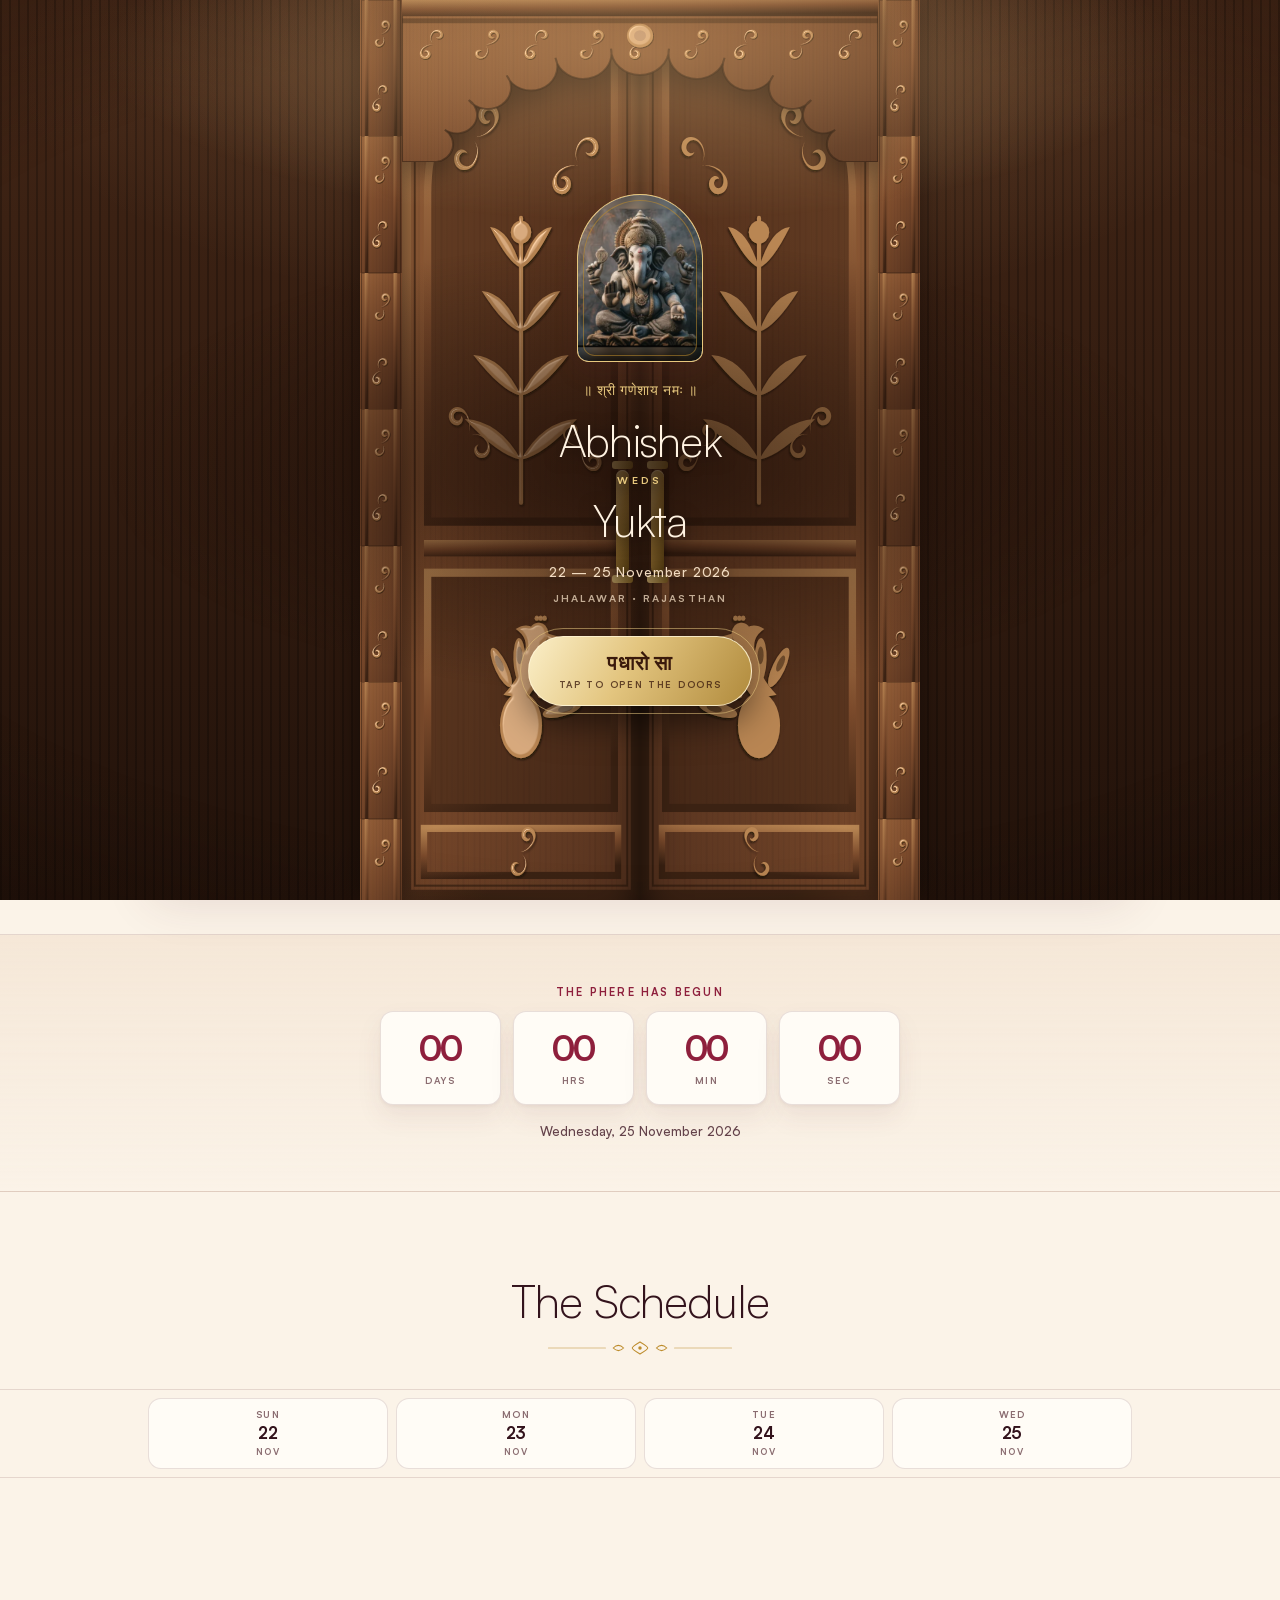
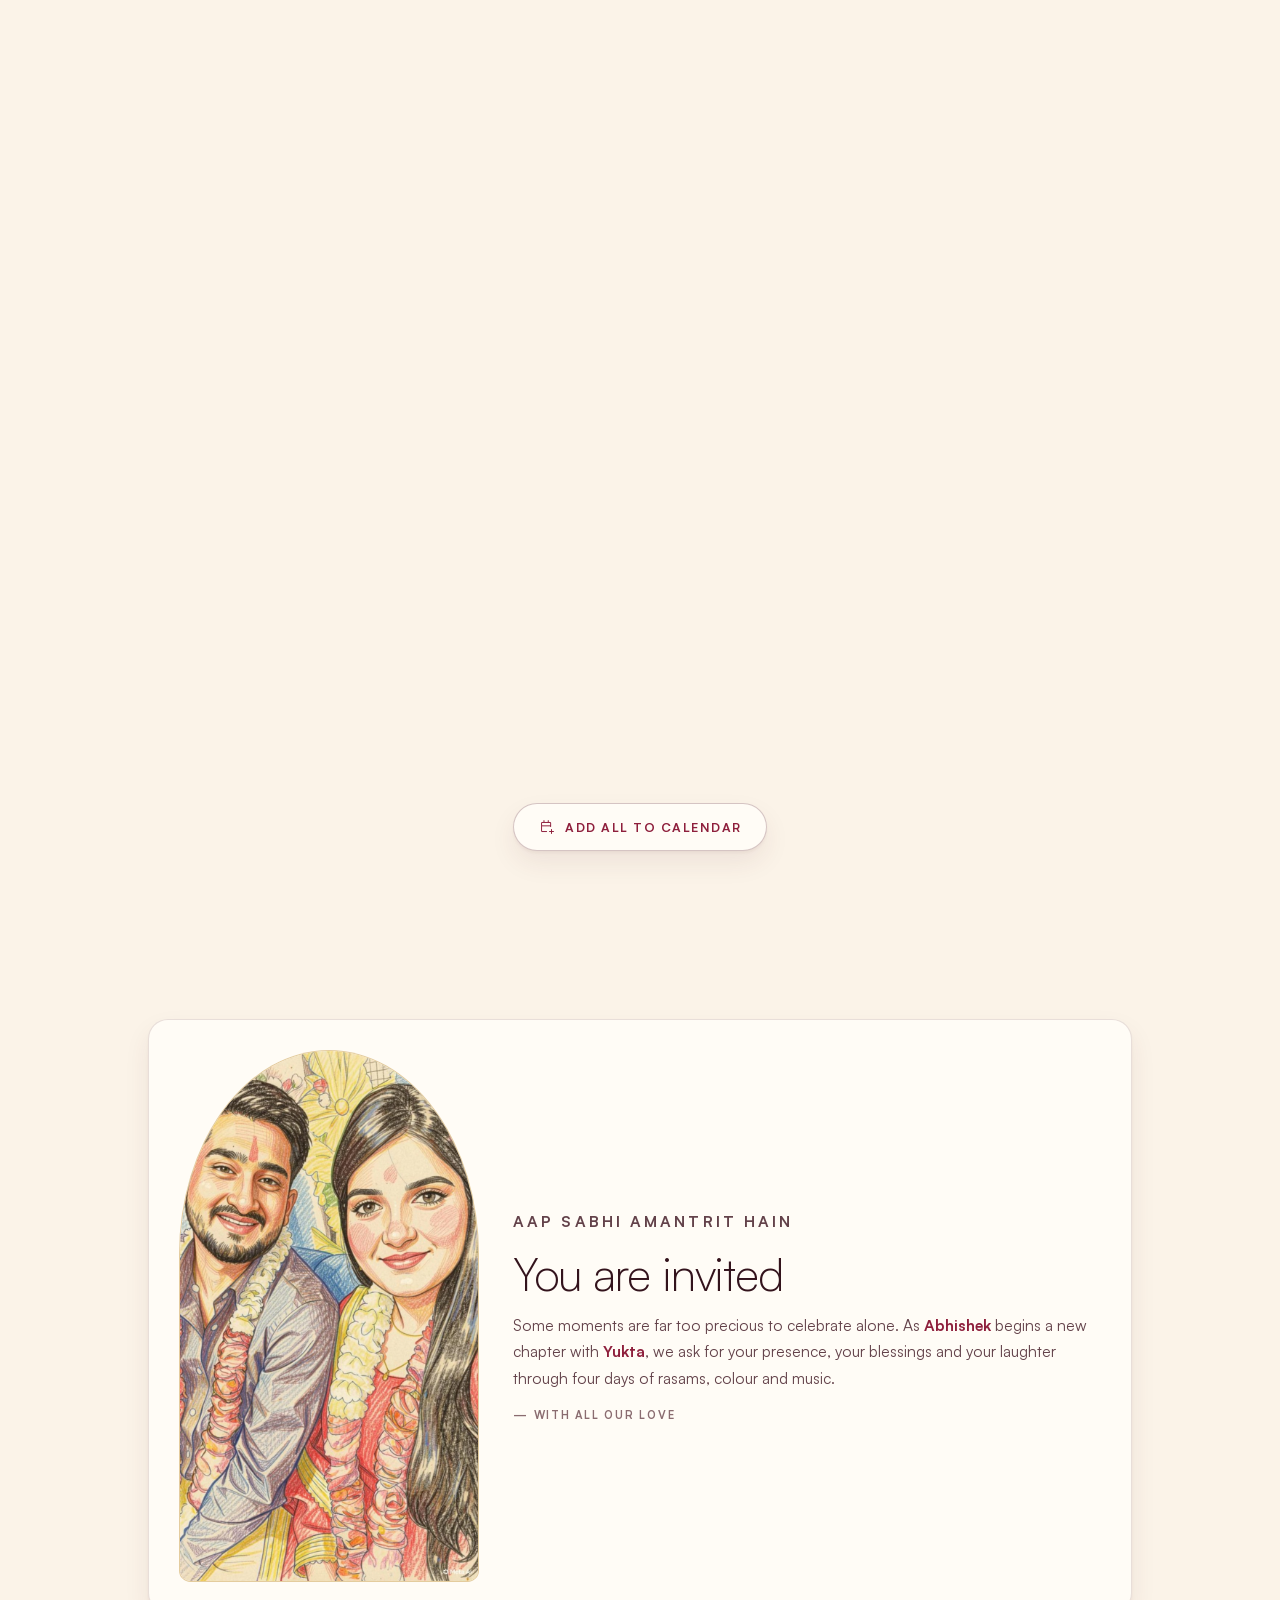
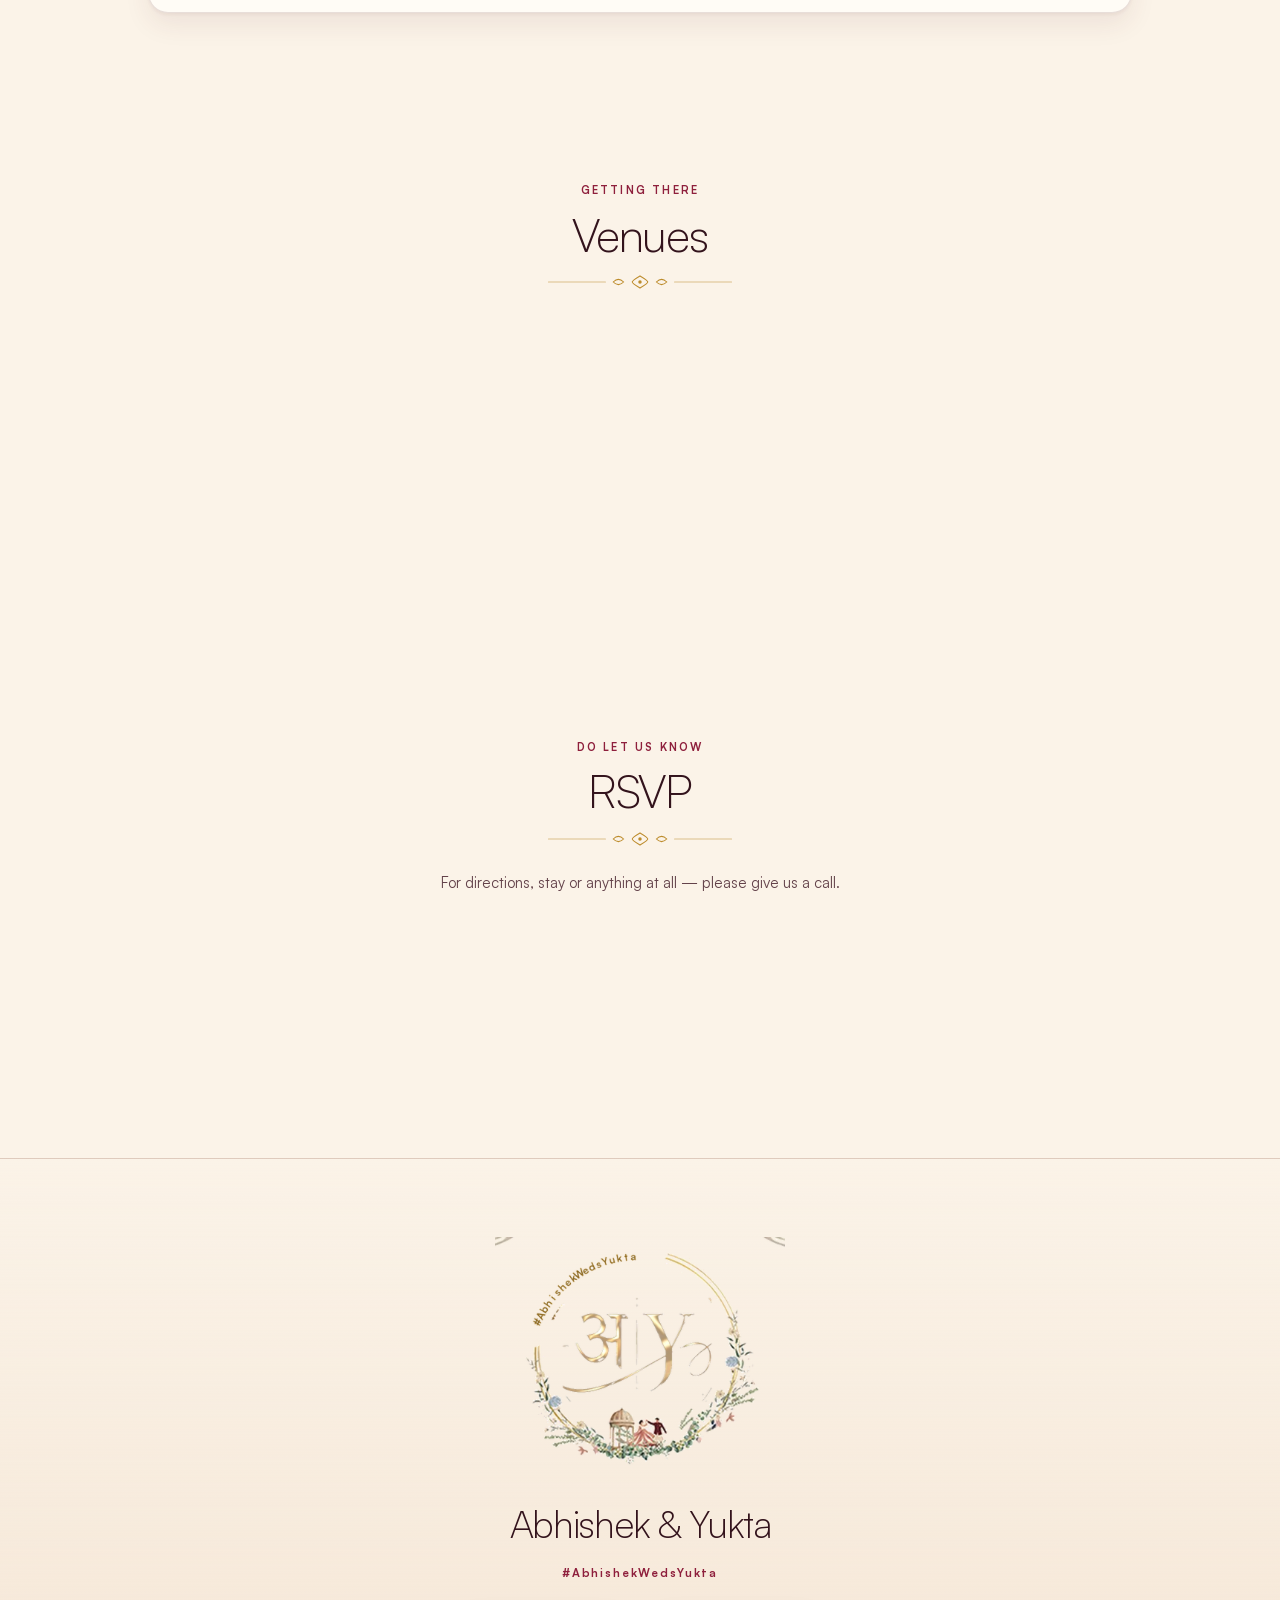
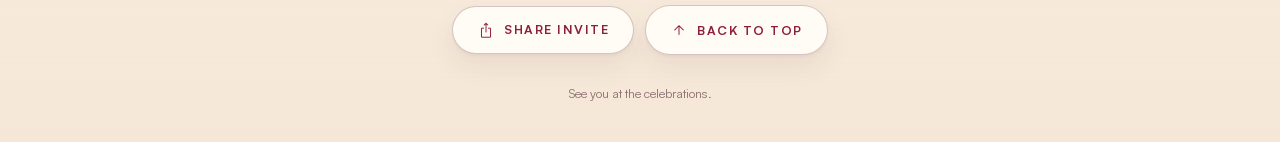
<file: index.html>
<!DOCTYPE html>
<html lang="en">
<head>
<meta charset="UTF-8" />
<meta name="viewport" content="width=device-width, initial-scale=1, viewport-fit=cover" />
<title>Abhishek weds Yukta</title>
<meta name="description" content="Abhishek & Yukta — four days of celebrations, 22 to 25 November 2026, Jhalawar, Rajasthan. Schedule, venues and directions." />
<meta name="theme-color" content="#FBF3E8" />

<meta property="og:url" content="https://abhishekwedsyukta.vercel.app/" />
<meta property="og:type" content="website" />
<meta property="og:title" content="Abhishek weds Yukta" />
<meta property="og:description" content="22–25 November 2026 · Jhalawar, Rajasthan. You are invited to our celebrations." />
<meta property="og:image" content="https://abhishekwedsyukta.vercel.app/assets/og-couple.jpg" />
<meta property="og:image:width" content="1200" />
<meta property="og:image:height" content="630" />
<meta name="twitter:card" content="summary_large_image" />
<meta name="twitter:image" content="https://abhishekwedsyukta.vercel.app/assets/og-couple.jpg" />

<link rel="icon" href="assets/logo.png" />
<link rel="apple-touch-icon" href="assets/logo.png" />

<link rel="preload" href="assets/fonts/Satoshi-300.woff2" as="font" type="font/woff2" crossorigin />
<link rel="preload" href="assets/fonts/Satoshi-400.woff2" as="font" type="font/woff2" crossorigin />
<link rel="preconnect" href="https://fonts.googleapis.com" />
<link rel="preconnect" href="https://fonts.gstatic.com" crossorigin />
<link href="https://fonts.googleapis.com/css2?family=Material+Symbols+Rounded:opsz,wght,FILL,GRAD@24,300,0,0&display=swap" rel="stylesheet" />
<link rel="stylesheet" href="styles.css?v16" />
</head>
<body class="is-locked">

<!-- ═════════ THE DARWAZA ═════════ -->
<div class="gate" id="gate">
  <div class="doors" aria-hidden="true">
    <div class="door l"><span class="ring"></span></div>
    <div class="door r"><span class="ring"></span></div>
    <span class="valance"></span>
  </div>
  <div class="gate-masonry" aria-hidden="true">
    <span class="jamb l"></span><span class="jamb r"></span>
  </div>
  <div class="gate-arch-wrap" aria-hidden="true"><img class="gate-arch" src="assets/wood-arch.svg" alt="" /></div>
  <div class="gate-light" aria-hidden="true"></div>

  <div class="plaque" id="plaque">
    <figure class="arch arch-gate">
      <img src="assets/ganpati.png" onerror="this.onerror=null;this.src='assets/ganpati.jpg'" alt="Shri Ganesh" width="560" height="751" />
    </figure>
    <p class="mantra">॥ श्री गणेशाय नमः ॥</p>
    <h1 class="gate-names"><span>Abhishek</span><em>weds</em><span>Yukta</span></h1>
    <p class="gate-meta">22 — 25 November 2026<br /><span>Jhalawar · Rajasthan</span></p>

    <button class="open-btn" id="openBtn" type="button">
      <span class="open-halo" aria-hidden="true"></span>
      <span class="open-lead">पधारो सा</span>
      <span class="open-sub">Tap to open the doors</span>
    </button>
  </div>
</div>

<div class="petals" id="petals" aria-hidden="true"></div>
<div class="progress" id="progress" aria-hidden="true"></div>

<div class="yt-host" aria-hidden="true"><div id="ytHost"></div></div>
<button class="music" id="musicBtn" type="button" hidden aria-label="Toggle music">
  <span class="ms" id="musicIcon">volume_up</span>
</button>

<main id="main">

  <!-- ═════════ HERO ═════════ -->
  <header class="hero" id="top">
    <div class="hero-card">
      <figure class="arch arch-hero">
        <img src="assets/ganpati.png" onerror="this.onerror=null;this.src='assets/ganpati.jpg'" alt="Shri Ganesh" width="560" height="751" loading="eager" />
      </figure>
      <p class="shloka">वक्रतुण्ड महाकाय सूर्यकोटि समप्रभ<br />निर्विघ्नं कुरु मे देव सर्वकार्येषु सर्वदा</p>
      <p class="label hero-label">Together with our families</p>
      <h1 class="hero-names">
        <span class="hn">Abhishek</span>
        <span class="hn-rule"><i></i><em>weds</em><i></i></span>
        <span class="hn">Yukta</span>
      </h1>
      <p class="hero-date">22 — 25 November 2026</p>
      <p class="hero-place">Jhalawar · Rajasthan</p>
      <div class="hero-cta">
        <a class="btn btn-primary" href="#schedule">
          <span class="ms">event_note</span>View Schedule
          <span class="ms btn-go">arrow_forward</span>
        </a>
        <a class="btn btn-ghost" href="wardrobe.html">
          <span class="ms">checkroom</span>Wardrobe Planner
        </a>
      </div>
    </div>
  </header>

  <!-- ═════════ COUNTDOWN ═════════ -->
  <section class="band" id="countdown" aria-label="Countdown">
    <div class="wrap">
      <p class="label center" id="cdNote">Until the phere</p>
      <div class="cd">
        <div class="cd-cell"><span class="cd-n" data-cd="d">--</span><span class="cd-l">Days</span></div>
        <div class="cd-cell"><span class="cd-n" data-cd="h">--</span><span class="cd-l">Hrs</span></div>
        <div class="cd-cell"><span class="cd-n" data-cd="m">--</span><span class="cd-l">Min</span></div>
        <div class="cd-cell"><span class="cd-n" data-cd="s">--</span><span class="cd-l">Sec</span></div>
      </div>
      <p class="cd-target" id="cdTarget"></p>
    </div>
  </section>

  <!-- ═════════ SCHEDULE ═════════ -->
  <section class="section" id="schedule">
    <div class="wrap">
      <h2 class="h2 center">The Schedule</h2>
      <div class="orn center" aria-hidden="true"><svg viewBox="0 0 220 20"><use href="#ic-orn"/></svg></div>
    </div>

    <nav class="daynav" id="daynav" aria-label="Jump to a day">
      <div class="daynav-track" id="daynavTrack"></div>
    </nav>

    <div class="wrap">
      <div class="days" id="days"></div>
      <div class="center stack-cta">
        <button class="btn btn-ghost" id="allCalBtn" type="button">
          <span class="ms">calendar_add_on</span>Add All to Calendar
        </button>
      </div>
    </div>
  </section>

  <!-- ═════════ INVITATION NOTE ═════════ -->
  <section class="section" id="invitation">
    <div class="wrap">
      <div class="note">
        <figure class="note-art">
          <img src="assets/couple.jpg" alt="Illustration of Abhishek and Yukta" loading="lazy" width="820" height="1458" />
        </figure>
        <div class="note-text">
          <p class="label">Aap sabhi amantrit hain</p>
          <h2 class="h2">You are invited</h2>
          <p>Some moments are far too precious to celebrate alone. As <strong>Abhishek</strong> begins a new chapter with <strong>Yukta</strong>, we ask for your presence, your blessings and your laughter through four days of rasams, colour and music.</p>
          <p class="note-sign" id="familyLine">— With all our love</p>
        </div>
      </div>
    </div>
  </section>

  <!-- ═════════ VENUES ═════════ -->
  <section class="section" id="venues">
    <div class="wrap">
      <p class="label center">Getting there</p>
      <h2 class="h2 center">Venues</h2>
      <div class="orn center" aria-hidden="true"><svg viewBox="0 0 220 20"><use href="#ic-orn"/></svg></div>
      <div class="venues" id="venueGrid"></div>
    </div>
  </section>

  <!-- ═════════ RSVP (hidden until filled in) ═════════ -->
  <section class="section" id="rsvp" hidden>
    <div class="wrap">
      <p class="label center">Do let us know</p>
      <h2 class="h2 center">RSVP</h2>
      <div class="orn center" aria-hidden="true"><svg viewBox="0 0 220 20"><use href="#ic-orn"/></svg></div>
      <p class="rsvp-lead">For directions, stay or anything at all — please give us a call.</p>
      <div class="rsvp" id="rsvpGrid"></div>
    </div>
  </section>

  <!-- ═════════ FOOTER ═════════ -->
  <footer class="footer">
    <div class="wrap">
      <img class="foot-logo" src="assets/crest.png" alt="Abhishek and Yukta" width="390" height="336" />
      <h2 class="foot-names">Abhishek &amp; Yukta</h2>
      <p class="foot-hash" id="hashLine">#AbhishekWedsYukta</p>
      <div class="foot-cta">
        <button class="btn btn-ghost" id="shareBtn" type="button"><span class="ms">ios_share</span>Share Invite</button>
        <a class="btn btn-ghost" href="#top"><span class="ms">arrow_upward</span>Back to Top</a>
      </div>
      <p class="foot-fine">See you at the celebrations.</p>
    </div>
  </footer>
</main>

<div class="toast" id="toast" role="status" aria-live="polite"></div>

<svg style="display:none" aria-hidden="true">
  <symbol id="ic-orn" viewBox="0 0 220 20">
    <g fill="none" stroke="currentColor" stroke-width="1.2" stroke-linecap="round">
      <path d="M4 10h66" opacity=".5"/><path d="M150 10h66" opacity=".5"/>
      <path d="M110 3c6 3.5 9 5.5 9 7s-3 3.5-9 7c-6-3.5-9-5.5-9-7s3-3.5 9-7z"/>
      <circle cx="110" cy="10" r="2" fill="currentColor" stroke="none"/>
      <path d="M79 10c4-4 8-4 12 0-4 4-8 4-12 0z"/><path d="M129 10c4-4 8-4 12 0-4 4-8 4-12 0z"/>
    </g>
  </symbol>
</svg>

<script src="script.js?v16"></script>
</body>
</html>
</file>
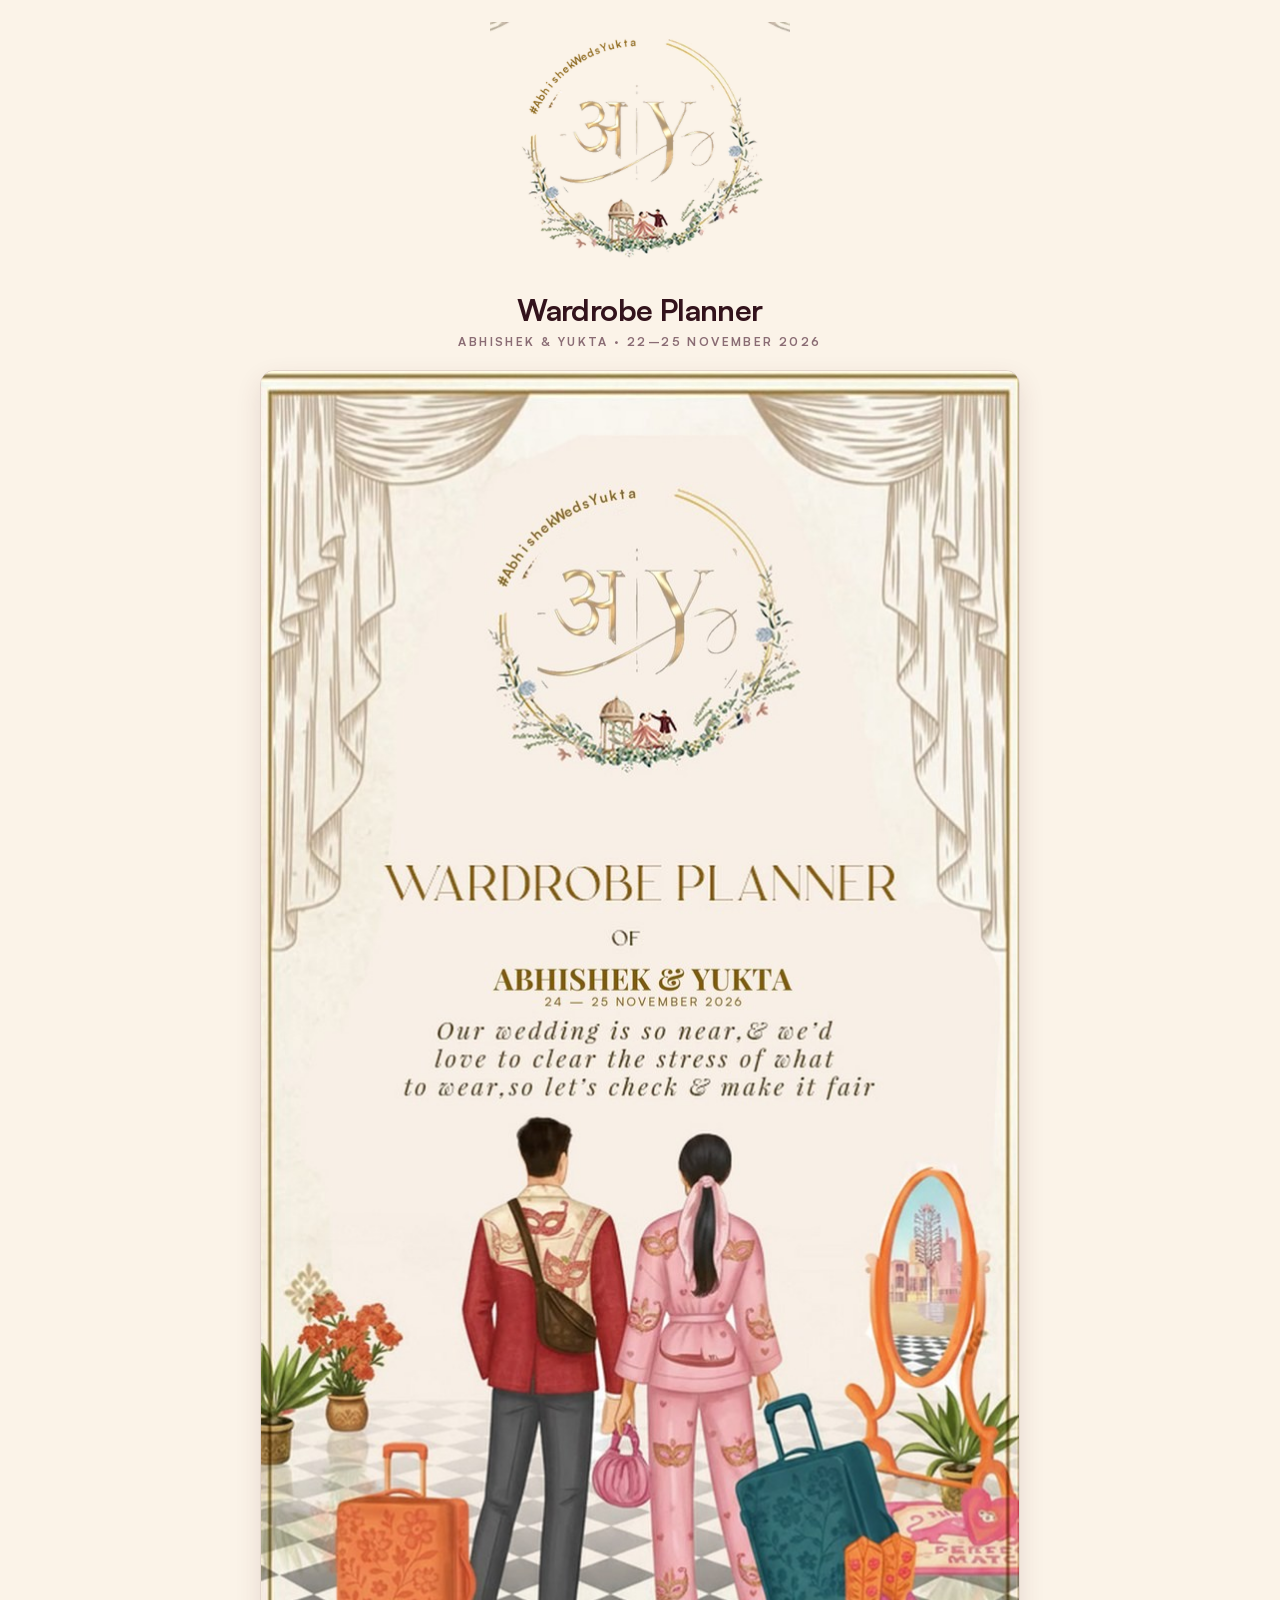
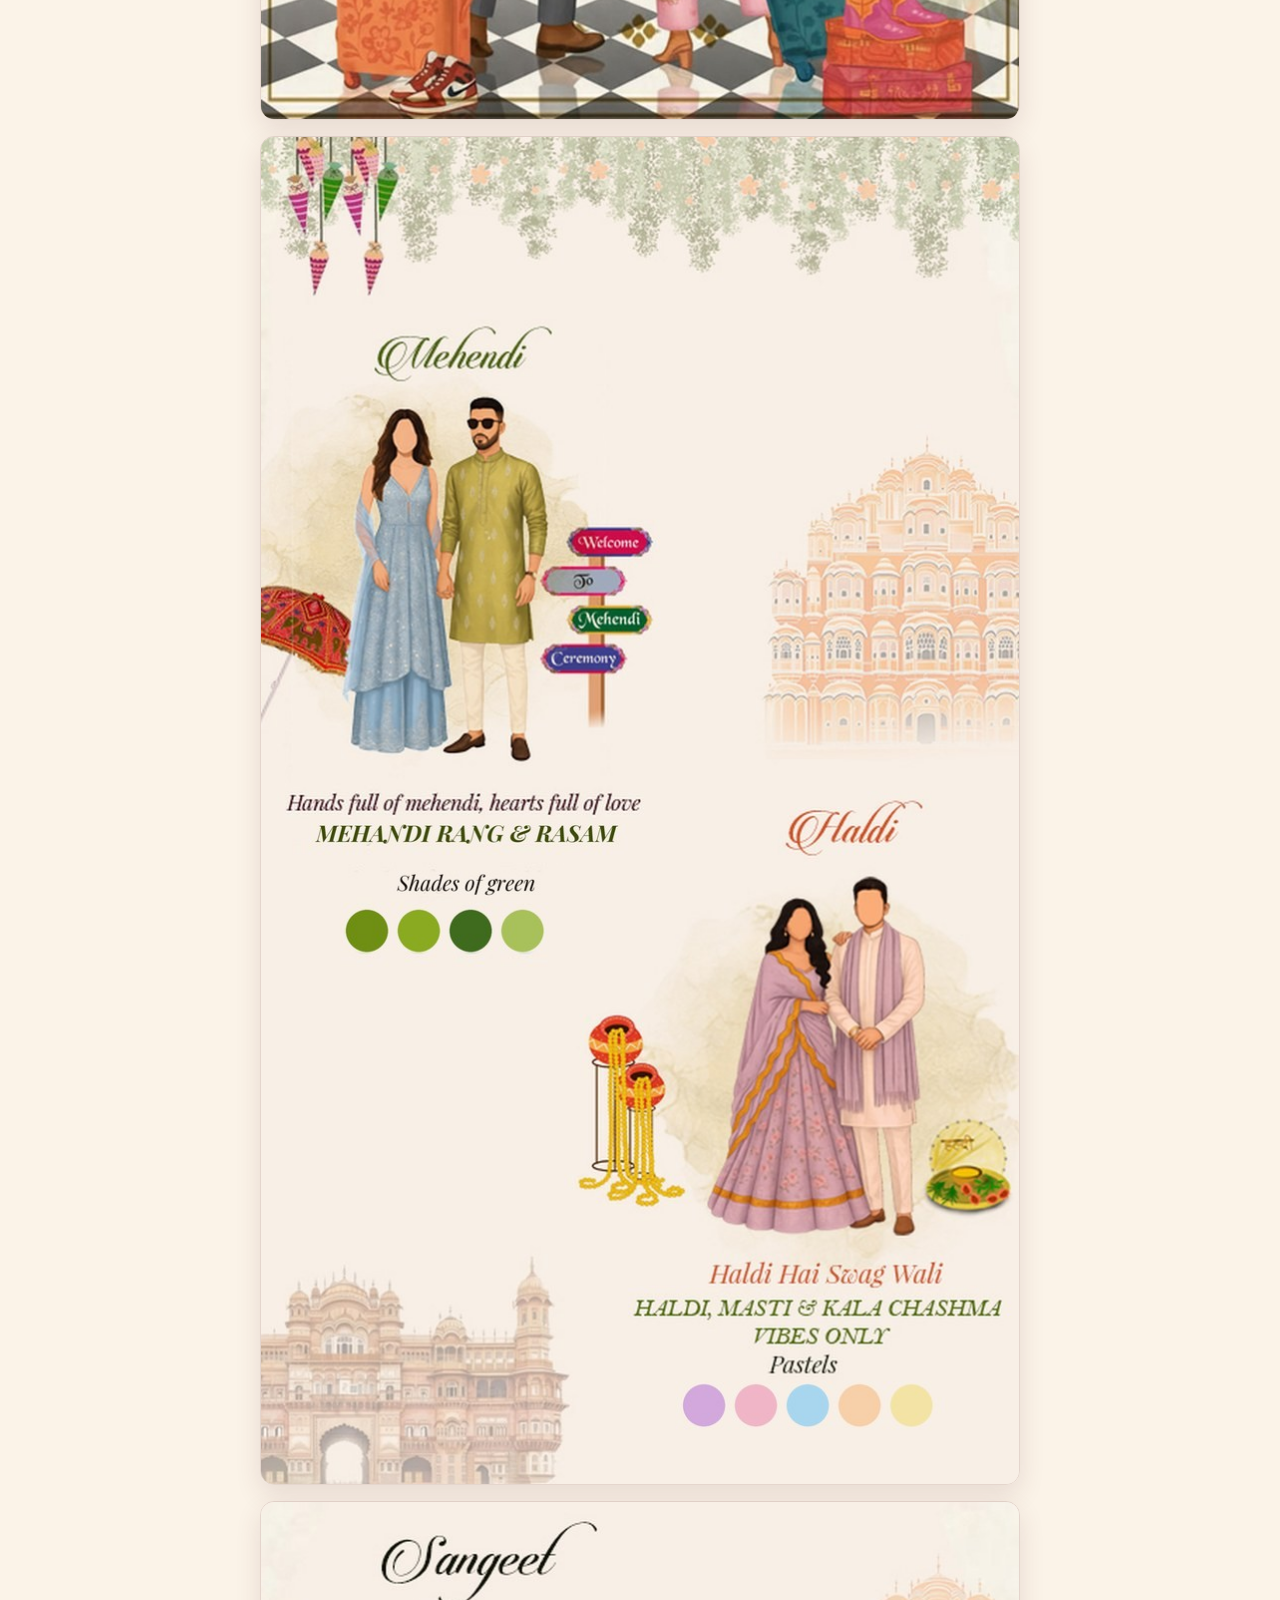
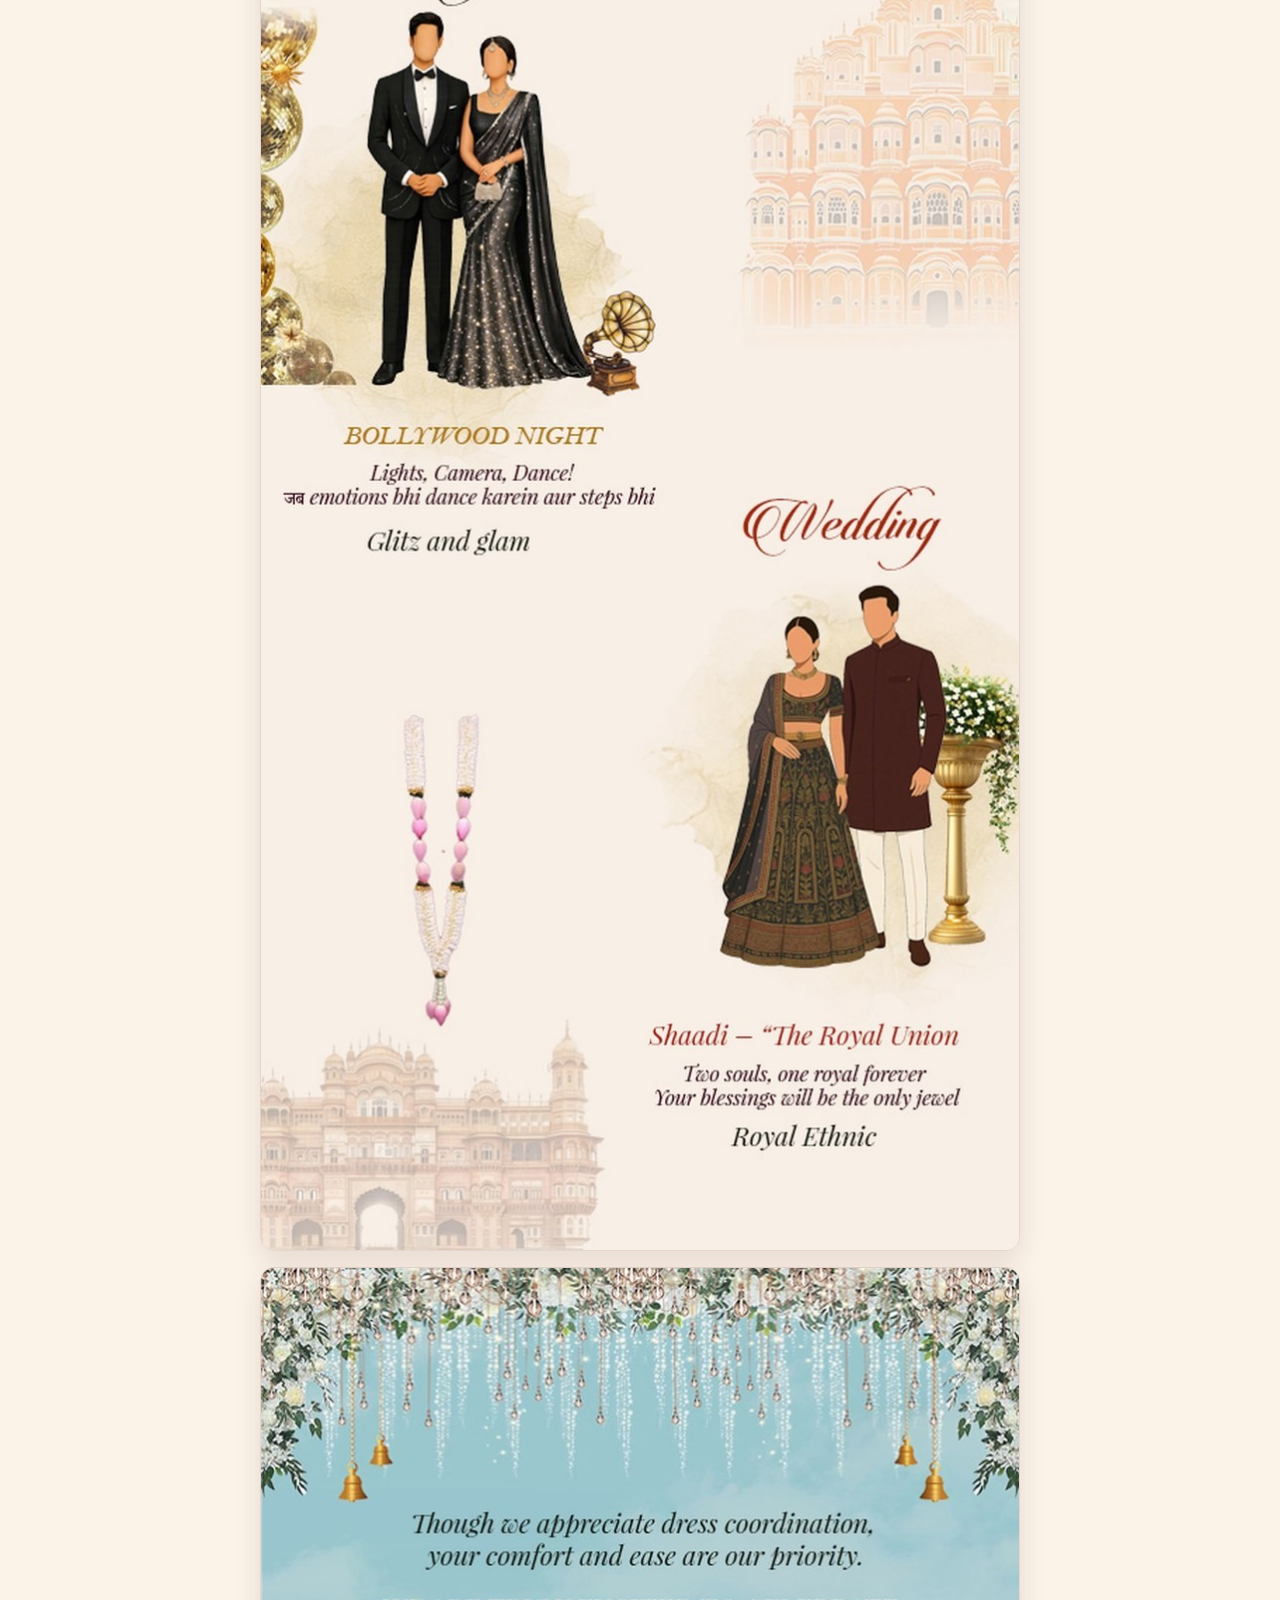
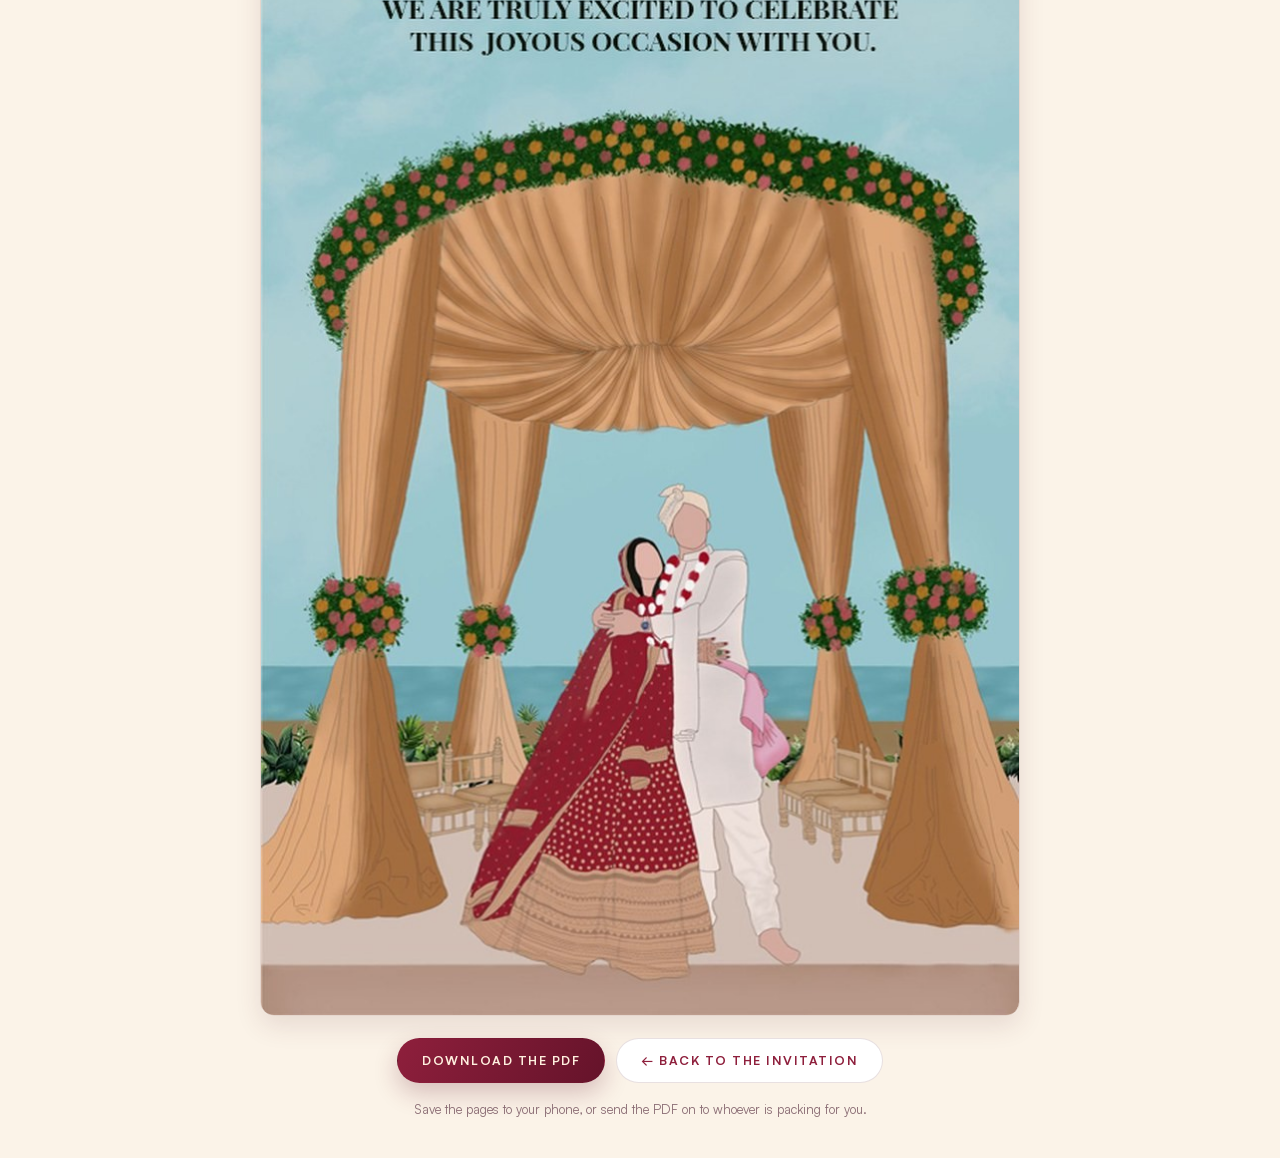
<file: wardrobe.html>
<!DOCTYPE html>
<html lang="en">
<head>
<meta charset="UTF-8" />
<meta name="viewport" content="width=device-width, initial-scale=1, viewport-fit=cover" />
<title>Wardrobe Planner · Abhishek weds Yukta</title>
<meta name="description" content="What to wear for each function — Abhishek & Yukta, 22–25 November 2026, Jhalawar." />
<meta name="theme-color" content="#FBF3E8" />
<meta property="og:title" content="Wardrobe Planner · Abhishek weds Yukta" />
<meta property="og:description" content="What to wear for each function, 22–25 November 2026." />
<meta property="og:image" content="https://abhishekwedsyukta.vercel.app/assets/planner/1.jpg" />
<link rel="icon" href="assets/logo.png" />
<style>
@font-face{font-family:'Satoshi';src:url('assets/fonts/Satoshi-400.woff2') format('woff2');font-weight:400;font-display:swap}
@font-face{font-family:'Satoshi';src:url('assets/fonts/Satoshi-700.woff2') format('woff2');font-weight:700;font-display:swap}
:root{--paper:#FBF3E8;--ink:#33131C;--mute:#8A6C74;--rose:#8E1F3C;--rose-dp:#65132A;--line:rgba(94,38,48,.14)}
*{box-sizing:border-box}
body{margin:0;padding:16px 16px 40px;background:var(--paper);color:var(--ink);
  font-family:'Satoshi',-apple-system,BlinkMacSystemFont,'Segoe UI',Helvetica,Arial,sans-serif;
  -webkit-font-smoothing:antialiased}
.wrap{max-width:760px;margin:0 auto}
.crest{display:block;width:clamp(210px,62vw,300px);height:auto;margin:6px auto 2px}
h1{font-size:clamp(22px,5.4vw,30px);font-weight:700;letter-spacing:-.02em;text-align:center;margin:10px 0 4px}
.sub{text-align:center;font-size:12px;font-weight:700;letter-spacing:.2em;text-transform:uppercase;color:var(--mute);margin:0 0 20px}
.page{width:100%;height:auto;display:block;border-radius:14px;margin:0 0 16px;box-shadow:0 10px 26px rgba(94,38,48,.12);border:1px solid var(--line)}
.bar{display:flex;gap:11px;justify-content:center;flex-wrap:wrap;margin:22px 0 0}
.btn{display:inline-flex;align-items:center;gap:8px;padding:13px 24px;border-radius:999px;text-decoration:none;
  font-size:12.5px;font-weight:700;letter-spacing:.12em;text-transform:uppercase;border:1px solid transparent}
.btn-solid{background:linear-gradient(118deg,var(--rose),var(--rose-dp));color:#FFF0DF;box-shadow:0 10px 24px rgba(101,19,42,.24)}
.btn-line{background:#fff;color:var(--rose);border-color:var(--line)}
.note{text-align:center;font-size:13px;color:var(--mute);margin:18px 0 0}
</style>
</head>
<body>
<div class="wrap">
  <img class="crest" src="assets/crest.png" alt="Abhishek and Yukta" width="390" height="336" />
  <h1>Wardrobe Planner</h1>
  <p class="sub">Abhishek &amp; Yukta · 22–25 November 2026</p>

  <img class="page" src="assets/planner/1.jpg" alt="Wardrobe planner, page 1" width="760" height="1351" />
  <img class="page" src="assets/planner/2.jpg" alt="Wardrobe planner, page 2" width="760" height="1351" loading="lazy" />
  <img class="page" src="assets/planner/3.jpg" alt="Wardrobe planner, page 3" width="760" height="1351" loading="lazy" />
  <img class="page" src="assets/planner/4.jpg" alt="Wardrobe planner, page 4" width="760" height="1351" loading="lazy" />

  <div class="bar">
    <a class="btn btn-solid" href="assets/wardrobe-planner.pdf" target="_blank" rel="noopener">Download the PDF</a>
    <a class="btn btn-line" href="./">← Back to the invitation</a>
  </div>
  <p class="note">Save the pages to your phone, or send the PDF on to whoever is packing for you.</p>
</div>
</body>
</html>
</file>
<file: styles.css>
/* ══════════════════════════════════════════════════════════════
   Abhishek weds Yukta
   Haveli ivory · deep rose · brass gold · a little emerald
   Type: Satoshi (self-hosted). Mobile-first.
   ══════════════════════════════════════════════════════════════ */

@font-face{font-family:'Satoshi';src:url('assets/fonts/Satoshi-300.woff2') format('woff2');font-weight:300;font-style:normal;font-display:swap}
@font-face{font-family:'Satoshi';src:url('assets/fonts/Satoshi-400.woff2') format('woff2');font-weight:400;font-style:normal;font-display:swap}
@font-face{font-family:'Satoshi';src:url('assets/fonts/Satoshi-500.woff2') format('woff2');font-weight:500;font-style:normal;font-display:swap}
@font-face{font-family:'Satoshi';src:url('assets/fonts/Satoshi-700.woff2') format('woff2');font-weight:700;font-style:normal;font-display:swap}
@font-face{font-family:'Satoshi';src:url('assets/fonts/Satoshi-900.woff2') format('woff2');font-weight:900;font-style:normal;font-display:swap}

:root{
  --paper:#FBF3E8;
  --paper-2:#F4E5D4;
  --card:#FFFCF6;
  --card-2:#FDF6EB;

  --line:rgba(94,38,48,.14);
  --line-2:rgba(94,38,48,.26);

  --ink:#33131C;
  --body:#63424A;
  --mute:#8A6C70;

  --rose:#8E1F3C;
  --rose-dp:#65132A;
  --rose-lt:#BE5570;
  --emerald:#1F6B5C;

  --gold:#BD8C2C;
  --gold-lt:#E7C87E;
  --gold-dk:#8A6118;

  --f:'Satoshi',-apple-system,BlinkMacSystemFont,'Segoe UI',Helvetica,Arial,sans-serif;
  --gut:20px;
  --r:20px;
  --r-sm:13px;
  --arch:52% 52% 12px 12px / 40% 40% 12px 12px;
  --sh:0 2px 3px rgba(94,38,48,.05), 0 12px 26px rgba(94,38,48,.08);
  --sh-lg:0 4px 8px rgba(94,38,48,.06), 0 24px 48px rgba(94,38,48,.12);
}

*,*::before,*::after{box-sizing:border-box}
html{-webkit-text-size-adjust:100%;scroll-behavior:smooth;scroll-padding-top:96px}

body{
  margin:0;color:var(--body);background-color:var(--paper);
  font-family:var(--f);font-size:16px;line-height:1.66;font-weight:400;
  overflow-x:hidden;-webkit-font-smoothing:antialiased;
}
body.is-locked{overflow:hidden;height:100%;position:fixed;width:100%}

/* jaali weave + a saffron wash at the top */
body::before{
  content:'';position:absolute;inset:0;z-index:-1;pointer-events:none;
  background-image:
    radial-gradient(900px 420px at 50% -120px, rgba(214,158,96,.22), transparent 72%),
    url("data:image/svg+xml,%3Csvg xmlns='http://www.w3.org/2000/svg' width='72' height='72' viewBox='0 0 72 72'%3E%3Cg fill='none' stroke='%238E1F3C' stroke-width='.7' stroke-opacity='.5'%3E%3Cpath d='M36 6c8 8 8 22 0 30-8-8-8-22 0-30zM36 66c8-8 8-22 0-30-8 8-8 22 0 30zM6 36c8-8 22-8 30 0-8 8-22 8-30 0zM66 36c-8-8-22-8-30 0 8 8 22 8 30 0z'/%3E%3Ccircle cx='36' cy='36' r='3.4'/%3E%3C/g%3E%3C/svg%3E");
  background-size:auto, 72px 72px;
  background-repeat:no-repeat, repeat;
  opacity:.42;
}
::selection{background:var(--rose);color:#fff}
img{max-width:100%;display:block}

.wrap{width:100%;max-width:1040px;margin-inline:auto;padding-inline:var(--gut)}
.center{text-align:center}

.ms{
  font-family:'Material Symbols Rounded';font-weight:300;font-style:normal;font-size:20px;
  line-height:1;letter-spacing:normal;white-space:nowrap;direction:ltr;display:inline-block;
  -webkit-font-feature-settings:'liga';font-feature-settings:'liga';-webkit-font-smoothing:antialiased;
}
body.no-symbols .ms{display:none}

/* arch (mehrab) frame */
.arch{
  margin:0 auto;overflow:hidden;border-radius:var(--arch);
  border:1px solid var(--gold);
  /* the miniature's own paper tone, so nothing reads as a backing plate */
  background:#EBD6C2;
  box-shadow:0 10px 26px rgba(94,38,48,.14), inset 0 0 0 4px rgba(255,252,246,.9);
  position:relative;
}
.arch img{width:100%;height:100%;object-fit:cover;object-position:center 30%}
.arch::after{
  content:'';position:absolute;inset:5px;border-radius:var(--arch);
  border:1px solid rgba(189,140,44,.55);pointer-events:none;
}

.orn{color:var(--gold);margin:12px 0 0}
.orn svg{width:190px;height:20px;margin:0 auto}

/* ── type roles ─────────────────────────────── */
.label{font-size:11px;font-weight:700;letter-spacing:.2em;text-transform:uppercase;color:var(--rose);margin:0 0 10px}
.h2{
  font-size:clamp(29px,7.8vw,46px);font-weight:300;letter-spacing:-.025em;line-height:1.1;
  margin:0;color:var(--ink);text-wrap:balance;
}
.h3{font-size:19px;font-weight:700;letter-spacing:-.01em;margin:0 0 4px;color:var(--ink)}
.mantra{font-size:14px;font-weight:500;letter-spacing:.04em;color:var(--gold-lt);margin:16px 0 14px}
.shloka{font-size:13.5px;line-height:1.95;color:var(--mute);margin:14px 0 20px}

/* ══════════════ THE ROYAL DARWAZA ══════════════
   A carved dark-wood gateway: pilasters, a scalloped
   lintel and two panelled leaves that swing open.
   ═══════════════════════════════════════════════════ */
.gate{
  --stage:min(560px, 100vw - 16px);
  --pil:clamp(22px,6vw,42px);
  --lintel:calc((var(--stage) - 2 * var(--pil)) * .34);
  --side:calc((100vw - var(--stage)) / 2);
  position:fixed;inset:0;z-index:100;overflow:hidden;
  background-color:#2A160C;
  background-image:
    radial-gradient(70% 40% at 50% 8%, rgba(255,205,145,.16), transparent 70%),
    repeating-linear-gradient(90deg, rgba(0,0,0,.22) 0 2px, transparent 2px 9px),
    linear-gradient(180deg,#432616,#22120A);
}

/* the wall lights up behind the leaves as they part */
.gate::before{
  content:'';position:absolute;top:0;bottom:0;
  left:calc(var(--side) + var(--pil));right:calc(var(--side) + var(--pil));
  background:radial-gradient(62% 46% at 50% 44%, #FFF6E6, #F0C48F 40%, #C07A44 70%, #6B3A1F);
}

.doors{
  position:absolute;top:0;bottom:0;
  left:calc(var(--side) + var(--pil));right:calc(var(--side) + var(--pil));
  display:flex;perspective:2200px;
}
.door{
  position:relative;flex:1 1 50%;
  background-repeat:no-repeat;background-position:center top;background-size:100% 100%;
  transition:transform 1.2s cubic-bezier(.62,.02,.24,1), opacity .5s ease .8s;
  will-change:transform;backface-visibility:hidden;
}
.door.l{background-image:url('assets/wood-door-l.svg');transform-origin:left center;
  box-shadow:inset -26px 0 42px -30px rgba(0,0,0,.85)}
.door.r{background-image:url('assets/wood-door-r.svg');transform-origin:right center;
  box-shadow:inset 26px 0 42px -30px rgba(0,0,0,.85)}

/* long brass pulls at the seam */
.ring{
  position:absolute;top:58%;width:13px;height:104px;border-radius:7px;
  background:linear-gradient(100deg,#E3C57F,#B08A3C 46%,#6E5216);
  box-shadow:0 3px 9px rgba(0,0,0,.55), inset 0 1px 0 rgba(255,246,214,.6);
}
.ring::before,.ring::after{
  content:'';position:absolute;left:50%;width:21px;height:8px;margin-left:-10.5px;border-radius:3px;
  background:linear-gradient(100deg,#E3C57F,#8A6A25);
}
.ring::before{top:-9px}
.ring::after{bottom:-9px}
.door.l .ring{right:11px;margin-top:-52px}
.door.r .ring{left:11px;margin-top:-52px}
.valance{display:none}

/* pilasters flanking the doorway */
.gate-masonry{position:absolute;inset:0;z-index:3;pointer-events:none}
.jamb{
  position:absolute;top:0;bottom:0;width:var(--pil);
  background-image:url('assets/wood-jamb.svg');
  background-repeat:repeat-y;background-position:center top;background-size:100% auto;
  box-shadow:0 0 26px rgba(0,0,0,.5);
}
.jamb.l{left:var(--side)}
.jamb.r{right:var(--side)}

/* the carved lintel and its scalloped arch */
.gate-arch-wrap{
  position:absolute;top:0;z-index:3;pointer-events:none;
  left:calc(var(--side) + var(--pil));right:calc(var(--side) + var(--pil));
  height:var(--lintel);
}
.gate-arch{width:100%;height:100%;display:block;filter:drop-shadow(0 8px 14px rgba(0,0,0,.5))}

/* torchlight, and shadow pooled behind the words */
.gate-light{
  position:absolute;inset:0;z-index:4;pointer-events:none;
  background:
    radial-gradient(58% 26% at 50% 6%, rgba(255,214,150,.3), transparent 72%),
    radial-gradient(56% 34% at 50% 52%, rgba(26,12,6,.72), transparent 74%),
    radial-gradient(140% 100% at 50% 50%, transparent 46%, rgba(12,5,2,.7));
}

.plaque{
  position:absolute;inset:0;z-index:5;display:grid;align-content:center;justify-items:center;text-align:center;
  padding:calc(22px + env(safe-area-inset-top,0px)) calc(var(--side) + var(--pil) + 14px) calc(22px + env(safe-area-inset-bottom,0px));
  animation:plaqueIn .9s cubic-bezier(.22,.8,.3,1) both;
  transition:opacity .28s ease, transform .28s ease;
}
@keyframes plaqueIn{from{opacity:0;transform:translateY(16px)}to{opacity:1;transform:none}}
.gate.opening .plaque{animation:none;opacity:0;transform:translateY(-10px);pointer-events:none}
.gate.open .door.l{transform:rotateY(-115deg);opacity:0}
.gate.open .door.r{transform:rotateY(115deg);opacity:0}
.gate.open .gate-masonry,.gate.open .gate-light,.gate.open .gate-arch-wrap{opacity:0;transition:opacity .6s ease .5s}
.gate.gone{display:none}

.arch-gate{width:min(126px,29vw);aspect-ratio:3/4;border-color:var(--gold-lt)}
.gate .mantra{color:var(--gold-lt)}
.gate-names{margin:0;display:grid;color:#FFF3E2;font-weight:300;text-shadow:0 2px 16px rgba(0,0,0,.6)}
.gate-names span{font-size:clamp(30px,8.4vw,44px);line-height:1.12;letter-spacing:-.03em}
.gate-names em{
  font-style:normal;font-size:10.5px;font-weight:700;letter-spacing:.32em;text-transform:uppercase;
  color:var(--gold-lt);padding:7px 0;
}
.gate-meta{margin:14px 0 26px;font-size:13.5px;font-weight:500;letter-spacing:.06em;color:#F2DCC2;line-height:1.85;text-shadow:0 2px 10px rgba(0,0,0,.5)}
.gate-meta span{font-size:10.5px;font-weight:700;letter-spacing:.2em;text-transform:uppercase;color:rgba(242,220,194,.75)}

/* the one thing to tap */
.open-btn{
  position:relative;display:grid;justify-items:center;gap:3px;cursor:pointer;
  padding:14px 30px;border-radius:999px;border:1px solid rgba(255,246,214,.85);
  background:linear-gradient(120deg,#FBEFC8,#E3C57F 44%,#B08A3C);
  color:#3A1A0C;font-family:var(--f);
  box-shadow:0 16px 36px rgba(0,0,0,.55);
  animation:breathe 2.8s ease-in-out infinite;
  -webkit-tap-highlight-color:transparent;
}
@keyframes breathe{0%,100%{transform:translateY(0)}50%{transform:translateY(-4px)}}
.open-lead{font-size:20px;font-weight:700;letter-spacing:.01em;line-height:1.2}
.open-sub{font-size:9.5px;font-weight:700;letter-spacing:.18em;text-transform:uppercase;opacity:.76}
.open-halo{
  position:absolute;inset:-9px;border-radius:999px;border:1px solid rgba(227,197,127,.55);
  animation:halo 2.6s ease-in-out infinite;
}
@keyframes halo{0%,100%{transform:scale(1);opacity:.75}50%{transform:scale(1.08);opacity:.15}}
.open-btn:hover{filter:brightness(1.06)}
.open-btn:active{transform:scale(.98)}

/* ══════════════ ambience ══════════════ */
.petals{position:fixed;inset:0;pointer-events:none;z-index:1;overflow:hidden}
.petal{
  position:absolute;top:-6vh;border-radius:60% 0 60% 0;opacity:0;
  background:linear-gradient(140deg,#F3D3C6,#E4A88F);
  animation:fall linear infinite;will-change:transform;
}
@keyframes fall{
  0%{opacity:0;transform:translate3d(0,-6vh,0) rotate(0)}
  10%{opacity:.6}
  88%{opacity:.4}
  100%{opacity:0;transform:translate3d(var(--dx,40px),106vh,0) rotate(560deg)}
}
.progress{position:fixed;top:0;left:0;height:3px;width:0;z-index:40;background:linear-gradient(90deg,var(--rose),var(--gold))}

/* ══════════════ MUSIC ══════════════ */
.yt-host{position:fixed;width:120px;height:80px;left:-400px;top:0;overflow:hidden;opacity:.01;pointer-events:none}
.music{
  position:fixed;right:14px;top:calc(12px + env(safe-area-inset-top,0px));z-index:45;
  width:44px;height:44px;border-radius:50%;cursor:pointer;display:grid;place-items:center;
  border:1px solid var(--line-2);background:var(--card);color:var(--rose);
  box-shadow:var(--sh);transition:transform .2s ease,color .2s ease;
}
.music:hover{transform:scale(1.06)}
.music.off{color:var(--mute)}

/* ══════════════ HERO ══════════════ */
.hero{padding:clamp(24px,7vw,52px) var(--gut) clamp(28px,8vw,54px);max-width:1040px;margin-inline:auto}
.hero-card{
  position:relative;text-align:center;
  border-radius:clamp(120px,40vw,220px) clamp(120px,40vw,220px) var(--r) var(--r);
  padding:clamp(30px,8vw,56px) clamp(18px,5vw,50px) clamp(30px,7vw,48px);
  background:linear-gradient(180deg,var(--card),var(--card-2));
  border:1px solid var(--line);box-shadow:var(--sh-lg);
}
.hero-card::after{
  content:'';position:absolute;inset:9px;pointer-events:none;
  border:1px solid rgba(189,140,44,.34);
  border-radius:clamp(112px,38vw,210px) clamp(112px,38vw,210px) 13px 13px;
}
.arch-hero{width:clamp(108px,26vw,140px);aspect-ratio:3/4}
.hero-label{color:var(--mute);letter-spacing:.22em}
.hero-names{margin:0;display:grid;font-weight:300;color:var(--ink)}
.hero-names .hn{font-size:clamp(38px,12.4vw,80px);line-height:1.06;letter-spacing:-.04em}
.hn-rule{display:flex;align-items:center;justify-content:center;gap:12px;padding:9px 0}
.hn-rule i{height:1px;width:clamp(26px,12vw,86px);background:linear-gradient(90deg,transparent,var(--gold),transparent)}
.hn-rule em{font-style:normal;font-size:10.5px;font-weight:700;letter-spacing:.32em;text-transform:uppercase;color:var(--rose)}
.hero-date{margin:20px 0 4px;font-size:clamp(16px,4.4vw,21px);font-weight:700;color:var(--ink)}
.hero-place{margin:0;font-size:11px;font-weight:700;letter-spacing:.22em;text-transform:uppercase;color:var(--mute)}
.hero-cta{display:flex;flex-direction:column;align-items:center;gap:11px;margin-top:26px}
.hero-cta .btn{width:100%;max-width:320px}

/* staggered entrance once the doors open */
body.opened .hero-card > *{animation:riseIn .7s cubic-bezier(.22,.8,.3,1) both}
body.opened .hero-card > *:nth-child(1){animation-delay:.05s}
body.opened .hero-card > *:nth-child(2){animation-delay:.12s}
body.opened .hero-card > *:nth-child(3){animation-delay:.18s}
body.opened .hero-card > *:nth-child(4){animation-delay:.24s}
body.opened .hero-card > *:nth-child(5){animation-delay:.3s}
body.opened .hero-card > *:nth-child(6){animation-delay:.36s}
body.opened .hero-card > *:nth-child(7){animation-delay:.42s}
@keyframes riseIn{from{opacity:0;transform:translateY(14px)}to{opacity:1;transform:none}}

/* ══════════════ BUTTONS ══════════════ */
.btn{
  position:relative;display:inline-flex;align-items:center;justify-content:center;gap:9px;
  width:100%;max-width:320px;padding:14px 24px;border-radius:999px;cursor:pointer;
  font-family:var(--f);font-size:12.5px;font-weight:700;letter-spacing:.12em;text-transform:uppercase;
  text-decoration:none;border:1px solid transparent;overflow:hidden;white-space:nowrap;
  transition:transform .22s ease,box-shadow .22s ease,background .22s ease,border-color .22s ease,color .22s ease;
}
.btn .ms{font-size:18px}
.btn:active{transform:translateY(1px) scale(.995)}
.btn-primary{
  background:linear-gradient(118deg,var(--rose),var(--rose-dp) 68%,#520E23);
  color:#FFF0DF;border-color:rgba(231,200,126,.5);box-shadow:0 10px 26px rgba(101,19,42,.26);
}
.btn-primary::after{
  content:'';position:absolute;top:0;bottom:0;left:-60%;width:38%;
  background:linear-gradient(100deg,transparent,rgba(255,255,255,.22),transparent);
  transform:skewX(-18deg);transition:left .7s ease;
}
.btn-primary:hover{transform:translateY(-2px);box-shadow:0 16px 34px rgba(101,19,42,.34)}
.btn-primary:hover::after{left:120%}
.btn-go{opacity:.8;transition:transform .25s ease}
.btn-primary:hover .btn-go{transform:translateX(4px)}
.btn-ghost{background:var(--card);color:var(--rose);border-color:var(--line-2);box-shadow:var(--sh)}
.btn-ghost:hover{transform:translateY(-2px);border-color:var(--rose);box-shadow:var(--sh-lg)}
.btn-sm{width:auto;max-width:none;padding:9px 16px;font-size:11px;letter-spacing:.09em;gap:7px}
.btn-sm .ms{font-size:16px}
:focus-visible{outline:2px solid var(--rose);outline-offset:3px;border-radius:10px}

/* ══════════════ COUNTDOWN ══════════════ */
.band{
  padding:clamp(30px,8vw,48px) 0;
  background:linear-gradient(180deg,rgba(244,229,212,.85),rgba(251,243,232,0));
  border-top:1px solid var(--line);border-bottom:1px solid var(--line);
}
.cd{display:grid;grid-template-columns:repeat(4,1fr);gap:8px;max-width:520px;margin:0 auto}
.cd-cell{
  padding:14px 4px 12px;text-align:center;border-radius:var(--r-sm);
  background:var(--card);border:1px solid var(--line);box-shadow:var(--sh);
}
.cd-n{display:block;font-size:clamp(25px,7.6vw,36px);font-weight:700;line-height:1;color:var(--rose);font-variant-numeric:tabular-nums;letter-spacing:-.03em}
.cd-l{display:block;margin-top:7px;font-size:9.5px;font-weight:700;letter-spacing:.16em;text-transform:uppercase;color:var(--mute)}
.cd-target{margin:16px 0 0;text-align:center;font-size:13px;font-weight:500;color:var(--body)}

/* ══════════════ SECTIONS ══════════════ */
.section{padding:clamp(46px,11vw,84px) 0}

.daynav{
  position:sticky;top:0;z-index:30;margin:22px 0 24px;padding:8px 0;
  background:var(--paper);border-top:1px solid var(--line);border-bottom:1px solid var(--line);
}
.daynav-track{
  display:flex;gap:8px;max-width:1040px;margin-inline:auto;padding-inline:var(--gut);
  overflow-x:auto;scrollbar-width:none;-webkit-overflow-scrolling:touch;
}
.daynav-track::-webkit-scrollbar{display:none}
.chip{
  flex:1 1 0;min-width:76px;display:grid;justify-items:center;gap:1px;
  padding:8px 6px;border-radius:var(--r-sm);cursor:pointer;text-decoration:none;
  background:var(--card);border:1px solid var(--line);color:var(--mute);
  transition:border-color .2s ease,background .2s ease,color .2s ease,box-shadow .2s ease;
}
.chip-day{font-size:9.5px;font-weight:700;letter-spacing:.13em;text-transform:uppercase}
.chip-date{font-size:17px;font-weight:700;letter-spacing:-.02em;color:var(--ink);line-height:1.2}
.chip-mon{font-size:9px;font-weight:700;letter-spacing:.13em;text-transform:uppercase;color:var(--mute)}
.chip.on{background:linear-gradient(150deg,var(--rose),var(--rose-dp));border-color:var(--rose-dp);color:#F6D9C9;box-shadow:0 8px 20px rgba(101,19,42,.22)}
.chip.on .chip-date,.chip.on .chip-mon{color:#FFF0DF}
.chip.today::after{
  content:'Today';font-size:8px;font-weight:700;letter-spacing:.1em;text-transform:uppercase;
  color:#fff;background:var(--emerald);padding:1px 6px;border-radius:99px;margin-top:3px;
}

.days{display:grid;gap:16px}
.day{
  background:var(--card);border:1px solid var(--line);border-radius:var(--r);
  box-shadow:var(--sh);overflow:hidden;scroll-margin-top:92px;
}
.day-head{
  display:flex;align-items:center;gap:13px;flex-wrap:wrap;padding:15px 16px;
  background:linear-gradient(120deg,rgba(244,229,212,.95),rgba(255,252,246,0) 74%);
  border-bottom:1px solid var(--line);
}
.day-badge{
  flex:0 0 auto;display:grid;place-items:center;width:52px;height:60px;
  border-radius:26px 26px 10px 10px / 34px 34px 10px 10px;
  background:linear-gradient(160deg,var(--rose),var(--rose-dp));color:#FFF0DF;
  box-shadow:0 8px 18px rgba(101,19,42,.24), inset 0 0 0 1px rgba(231,200,126,.4);
}
.day-badge b{font-size:20px;font-weight:700;line-height:1;letter-spacing:-.02em}
.day-badge span{font-size:8.5px;font-weight:700;letter-spacing:.14em;text-transform:uppercase;opacity:.86;margin-top:2px}
.day-meta{flex:1 1 150px;min-width:0}
.day-title{font-size:16px;font-weight:700;letter-spacing:-.01em;color:var(--ink);margin:0}
.day-where{display:flex;align-items:center;gap:6px;margin:2px 0 0;font-size:13px;color:var(--mute)}
.day-where .ms{font-size:16px;color:var(--rose-lt)}

.rasams{list-style:none;margin:0;padding:2px 14px 10px}
.rasam{display:grid;grid-template-columns:38px 1fr;gap:12px;padding:14px 2px;border-bottom:1px solid var(--line)}
.rasam:last-child{border-bottom:0}
.rasam-ico{
  grid-row:span 2;width:38px;height:42px;display:grid;place-items:center;
  border-radius:19px 19px 8px 8px / 24px 24px 8px 8px;
  background:var(--paper-2);color:var(--rose);border:1px solid rgba(189,140,44,.3);
}
.rasam-ico .ms{font-size:19px}
.rasam-top{display:flex;align-items:baseline;justify-content:space-between;gap:10px;flex-wrap:wrap}
.rasam-name{font-size:17px;font-weight:700;letter-spacing:-.015em;color:var(--ink);margin:0}
.rasam-time{font-size:12.5px;font-weight:700;letter-spacing:.04em;color:var(--rose);font-variant-numeric:tabular-nums;white-space:nowrap}
.rasam-note{margin:4px 0 0;font-size:14px;line-height:1.55;color:var(--mute)}
.rasam-foot{display:flex;align-items:center;gap:8px;flex-wrap:wrap;margin-top:10px;grid-column:2}
.dress{
  display:inline-block;padding:5px 13px;border-radius:999px;
  font-size:10px;font-weight:700;letter-spacing:.1em;text-transform:uppercase;
  color:var(--d-ink,#8A6118);background:var(--d-tint,rgba(189,140,44,.13));
  border:1px solid color-mix(in srgb, var(--d-hue,#BD8C2C) 55%, transparent);
}
.stack-cta{margin-top:26px;display:flex;justify-content:center;flex-wrap:wrap;gap:11px}

/* ══════════════ NOTE ══════════════ */
.note{
  display:grid;gap:20px;align-items:center;padding:18px;
  background:var(--card);border:1px solid var(--line);border-radius:var(--r);box-shadow:var(--sh);
}
.note-art{
  margin:0;overflow:hidden;border:1px solid rgba(189,140,44,.4);background:var(--card-2);
  border-radius:var(--arch);
}
.note-art img{width:100%;height:auto;display:block}
.note-text p{margin:0 0 14px;font-size:15.5px;line-height:1.72;color:var(--body)}
.note-text strong{color:var(--rose);font-weight:700}
.note-text .h2{margin-bottom:12px}
.note-sign{font-size:11px !important;font-weight:700;letter-spacing:.16em;text-transform:uppercase;color:var(--mute) !important;margin:0 !important}

/* ══════════════ VENUES ══════════════ */
.venues{display:grid;gap:14px;margin-top:26px}
.venue{
  background:var(--card);border:1px solid var(--line);border-radius:var(--r);
  padding:22px;display:grid;gap:7px;box-shadow:var(--sh);
  transition:transform .25s ease,box-shadow .25s ease;
}
.venue:hover{transform:translateY(-3px);box-shadow:var(--sh-lg)}
.venue-tag{font-size:10px;font-weight:700;letter-spacing:.18em;text-transform:uppercase;color:var(--gold-dk)}
.venue-name{font-size:22px;font-weight:700;letter-spacing:-.025em;margin:0;color:var(--rose)}
.venue-sub{margin:-4px 0 2px;font-size:13px;font-weight:500;letter-spacing:.04em;color:var(--mute)}
.venue-addr{margin:0;font-size:14.5px;line-height:1.6;color:var(--body)}
.venue-days{margin:0;font-size:12.5px;color:var(--mute);font-weight:500}
.venue .btn{margin-top:8px;justify-self:start}

/* ══════════════ RSVP ══════════════ */
.rsvp-lead{text-align:center;max-width:44ch;margin:14px auto 0;font-size:15px;color:var(--body)}
.rsvp{display:grid;gap:12px;margin-top:22px}
.rsvp-card{
  background:var(--card);border:1px solid var(--line);border-radius:var(--r);padding:22px 18px;
  text-align:center;display:grid;gap:6px;justify-items:center;box-shadow:var(--sh);
  transition:transform .25s ease,box-shadow .25s ease;
}
.rsvp-card:hover{transform:translateY(-3px);box-shadow:var(--sh-lg)}
.rsvp-name{font-size:20px;font-weight:700;letter-spacing:-.01em;color:var(--ink);font-variant-numeric:tabular-nums}
.rsvp-role{font-size:12px;font-weight:700;letter-spacing:.14em;text-transform:uppercase;color:var(--mute)}
.rsvp-card .btn{margin-top:6px}

/* ══════════════ FOOTER ══════════════ */
.footer{
  text-align:center;padding:clamp(46px,11vw,78px) 0 calc(38px + env(safe-area-inset-bottom,0px));
  border-top:1px solid var(--line);background:linear-gradient(180deg,rgba(251,243,232,0),rgba(244,229,212,.9));
}
.foot-logo{width:clamp(200px,58vw,290px);height:auto;margin:0 auto 6px}
.foot-names{margin:0;font-size:clamp(26px,7vw,38px);font-weight:300;letter-spacing:-.03em;color:var(--ink)}
.foot-hash{margin:8px 0 22px;font-size:11.5px;font-weight:700;letter-spacing:.16em;color:var(--rose)}
.foot-cta{display:flex;flex-direction:column;align-items:center;gap:11px}
.foot-fine{margin:28px 0 0;font-size:12.5px;color:var(--mute)}

/* ══════════════ TOAST ══════════════ */
.toast{
  position:fixed;left:50%;bottom:calc(20px + env(safe-area-inset-bottom,0px));
  transform:translate(-50%,calc(100% + 40px));z-index:90;
  padding:11px 20px;border-radius:999px;max-width:88vw;
  background:var(--ink);color:#FFF0DF;
  font-size:11.5px;font-weight:700;letter-spacing:.09em;text-transform:uppercase;
  opacity:0;visibility:hidden;box-shadow:var(--sh-lg);
  transition:transform .4s cubic-bezier(.2,.8,.3,1),opacity .3s ease,visibility .3s;
}
.toast.show{transform:translate(-50%,0);opacity:1;visibility:visible}

/* ══════════════ REVEAL ══════════════ */
.rv{opacity:0;transform:translateY(14px);transition:opacity .6s ease,transform .6s cubic-bezier(.2,.8,.3,1)}
.rv.in{opacity:1;transform:none}

/* ══════════════ ≥600px ══════════════ */
@media (min-width:600px){
  :root{--gut:28px}
  body{font-size:17px}
  .foot-cta{flex-direction:row;justify-content:center;flex-wrap:wrap}
  .btn{width:auto}
  .cd{gap:12px}
  .cd-cell{padding:18px 8px 15px}
  .rasam{grid-template-columns:44px 1fr;gap:16px;padding:16px 4px}
  .rasam-ico{width:44px;height:48px}
  .venues{grid-template-columns:1fr 1fr;gap:18px}
  .rsvp{grid-template-columns:repeat(auto-fit,minmax(220px,1fr))}
  .note{padding:24px}
}

/* ══════════════ ≥720px ══════════════ */
@media (min-width:720px){
  .note{grid-template-columns:minmax(220px,300px) 1fr;gap:28px;align-items:stretch}
  .note-art{align-self:center}
  .note-text{align-self:center}
}

/* ══════════════ ≥900px ══════════════ */
@media (min-width:900px){
  .days{gap:20px}
  .day-head{padding:20px 24px}
  .rasams{padding:4px 22px 14px}
  .note{gap:34px;padding:30px}
}

/* ══════════════ MOTION / PRINT ══════════════ */
@media (prefers-reduced-motion:reduce){
  *,*::before,*::after{animation-duration:.01ms !important;animation-iteration-count:1 !important;transition-duration:.01ms !important;scroll-behavior:auto !important}
  .rv{opacity:1;transform:none}
  .petals{display:none}
}
@media print{
  body::before{display:none}
  .gate,.petals,.progress,.daynav,.toast,.music,.hero-cta,.foot-cta,.stack-cta,.rasam-foot,.day-head .btn,.venue .btn{display:none !important}
  .rv{opacity:1;transform:none}
  .day,.note,.venue,.cd-cell,.hero-card{box-shadow:none;border-color:#e0d3cd}
}
</file>
